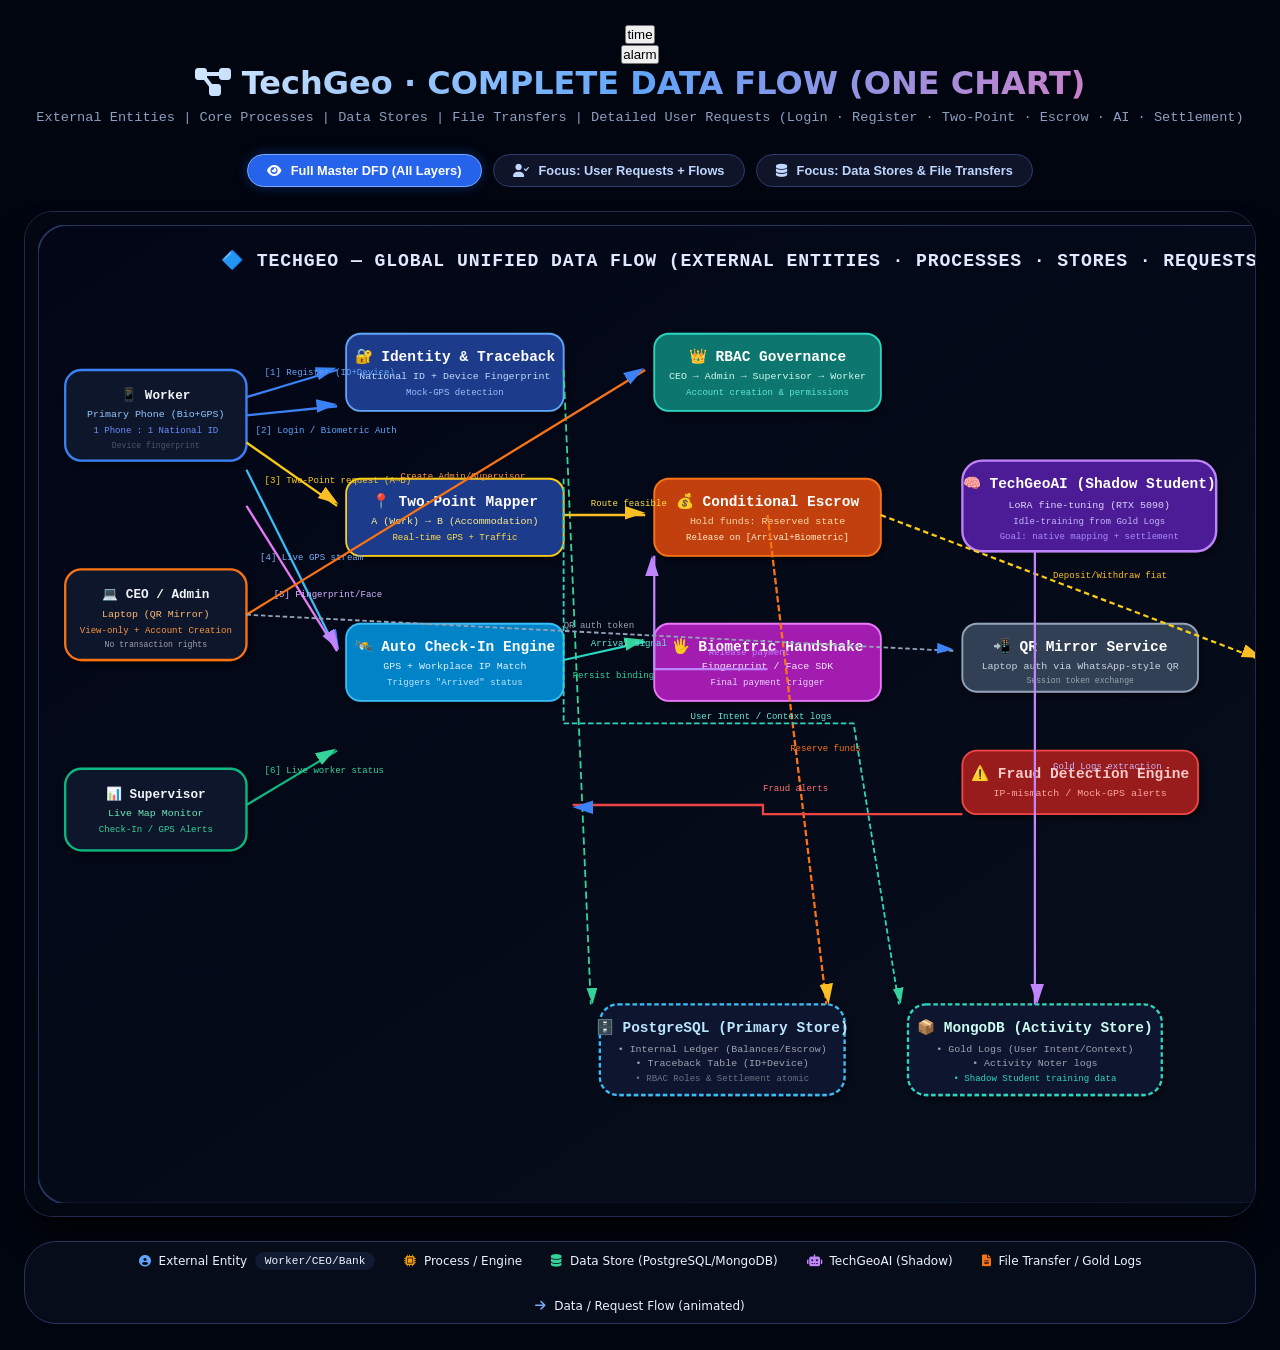
<file: index.html>
<!DOCTYPE html>

<html lang="en">

<head>

    <meta charset="UTF-8">

    <meta name="viewport" content="width=device-width, initial-scale=1.0, user-scalable=no">

    <title>TechGeo | MASTER DATA FLOW DIAGRAM - All Entities, Processes, Stores & User Requests</title>

    <!-- Font Awesome 6 -->

    <link rel="stylesheet" href="https://cdnjs.cloudflare.com/ajax/libs/font-awesome/6.0.0-beta3/css/all.min.css">

    <style>

        * {

            margin: 0;

            padding: 0;

            box-sizing: border-box;

        }



        body {

            background: #01050f;

            font-family: 'Inter', 'Segoe UI', 'Roboto', system-ui, sans-serif;

            padding: 1.5rem;

            color: #edf2ff;

        }



        .container {

            max-width: 1600px;

            margin: 0 auto;

        }



        /* header */

        .master-header {

            text-align: center;

            margin-bottom: 1.8rem;

        }

        .master-header h1 {

            font-size: 2rem;

            font-weight: 800;

            background: linear-gradient(135deg, #ffffff, #60a5fa, #f472b6);

            -webkit-background-clip: text;

            background-clip: text;

            color: transparent;

        }

        .master-header p {

            color: #8ba0c0;

            font-family: monospace;

            font-size: 0.85rem;

            margin-top: 0.5rem;

        }



        /* controls */

        .view-controls {

            display: flex;

            flex-wrap: wrap;

            justify-content: center;

            gap: 0.7rem;

            margin-bottom: 1.5rem;

        }

        .ctrl-btn {

            background: #0f1428;

            border: 1px solid #2d3e6e;

            padding: 0.5rem 1.2rem;

            border-radius: 40px;

            font-size: 0.8rem;

            font-weight: 600;

            cursor: pointer;

            transition: all 0.2s;

            color: #bfd6ff;

        }

        .ctrl-btn i { margin-right: 6px; }

        .ctrl-btn.active {

            background: #2563eb;

            border-color: #7aa9ff;

            color: white;

            box-shadow: 0 0 12px #2563eb60;

        }

        .ctrl-btn:hover:not(.active) {

            background: #1e2a4a;

        }



        /* svg wrapper (big canvas) */

        .diagram-canvas {

            background: #030712;

            border-radius: 1.8rem;

            border: 1px solid #1f2a4e;

            padding: 0.8rem;

            overflow-x: auto;

            box-shadow: 0 20px 35px -10px black;

        }

        svg {

            min-width: 1450px;

            width: 100%;

            height: auto;

            background: #01050f;

            border-radius: 1.2rem;

            display: block;

            font-family: 'Inter', 'Segoe UI', monospace;

        }



        /* legend */

        .legend-panel {

            display: flex;

            flex-wrap: wrap;

            justify-content: center;

            gap: 1.8rem;

            margin-top: 1.5rem;

            background: #0b1120aa;

            backdrop-filter: blur(8px);

            border-radius: 2rem;

            padding: 0.6rem 1.5rem;

            border: 1px solid #29355f;

        }

        .legend-item {

            display: flex;

            align-items: center;

            gap: 8px;

            font-size: 0.75rem;

        }

        .badge {

            background: #101a30;

            padding: 0.2rem 0.6rem;

            border-radius: 30px;

            font-family: monospace;

            font-size: 0.7rem;

        }



        @keyframes flowDash {

            0% { stroke-dashoffset: 16; }

            100% { stroke-dashoffset: 0; }

        }

        .animated-flow {

            animation: flowDash 0.55s linear infinite;

        }



        @media (max-width: 850px) {

            body { padding: 0.8rem; }

            .ctrl-btn { padding: 0.3rem 0.8rem; font-size: 0.7rem; }

        }

    </style>

</head>

<body>

<div class="container">

    <div class="master-header">


        <a href="time.html"><button>time</button></a><br><a href="index2.html"><button>alarm</button></a>

        <h1><i class="fas fa-project-diagram"></i> TechGeo · COMPLETE DATA FLOW (ONE CHART)</h1>

        <p>External Entities | Core Processes | Data Stores | File Transfers | Detailed User Requests (Login · Register · Two-Point · Escrow · AI · Settlement)</p>

    </div>



    <div class="view-controls">

        <button class="ctrl-btn active" data-view="full"><i class="fas fa-eye"></i> Full Master DFD (All Layers)</button>

        <button class="ctrl-btn" data-view="requests"><i class="fas fa-user-check"></i> Focus: User Requests + Flows</button>

        <button class="ctrl-btn" data-view="storage"><i class="fas fa-database"></i> Focus: Data Stores & File Transfers</button>

    </div>



    <div class="diagram-canvas" id="svgContainer">

        <!-- SVG injected dynamically -->

    </div>



    <div class="legend-panel">

        <div class="legend-item"><i class="fas fa-user-circle" style="color:#60a5fa;"></i> <span>External Entity</span><span class="badge">Worker/CEO/Bank</span></div>

        <div class="legend-item"><i class="fas fa-microchip" style="color:#f59e0b;"></i> <span>Process / Engine</span></div>

        <div class="legend-item"><i class="fas fa-database" style="color:#34d399;"></i> <span>Data Store (PostgreSQL/MongoDB)</span></div>

        <div class="legend-item"><i class="fas fa-robot" style="color:#c084fc;"></i> <span>TechGeoAI (Shadow)</span></div>

        <div class="legend-item"><i class="fas fa-file-alt" style="color:#f97316;"></i> <span>File Transfer / Gold Logs</span></div>

        <div class="legend-item"><i class="fas fa-arrow-right" style="color:#7aa9ff;"></i> <span>Data / Request Flow (animated)</span></div>

    </div>

</div>



<script>

    // ------------------------------------------------------------------

    // ONE MASSIVE DETAILED DFD: all external entities, processes, stores, file transfers, user requests

    // includes: login, register, two-point mapping, escrow, biometric, AI shadow, gold logs, hierarchical RBAC, etc.

    // ------------------------------------------------------------------

    function buildFullMasterDFD() {

        return `<svg viewBox="0 0 1600 1080" xmlns="http://www.w3.org/2000/svg">

            <defs>

                <linearGradient id="bgMaster" x1="0%" y1="0%" x2="100%" y2="100%"><stop offset="0%" stop-color="#020617"/><stop offset="100%" stop-color="#070e1a"/></linearGradient>

                <marker id="arrowBlue" markerWidth="10" markerHeight="10" refX="9" refY="4" orient="auto"><path d="M0,0 L0,6 L9,3 z" fill="#3b82f6"/></marker>

                <marker id="arrowGold" markerWidth="10" markerHeight="10" refX="9" refY="4" orient="auto"><path d="M0,0 L0,6 L9,3 z" fill="#fbbf24"/></marker>

                <marker id="arrowGreen" markerWidth="10" markerHeight="10" refX="9" refY="4" orient="auto"><path d="M0,0 L0,6 L9,3 z" fill="#34d399"/></marker>

                <marker id="arrowPurple" markerWidth="10" markerHeight="10" refX="9" refY="4" orient="auto"><path d="M0,0 L0,6 L9,3 z" fill="#c084fc"/></marker>

                <filter id="glowDrop"><feDropShadow dx="2" dy="3" stdDeviation="4" flood-color="#000" flood-opacity="0.6"/></filter>

            </defs>

            <rect width="1600" height="1080" fill="url(#bgMaster)" rx="32" stroke="#25345c" stroke-width="2"/>

            <text x="800" y="45" text-anchor="middle" fill="#e2e8ff" font-size="20" font-weight="800" letter-spacing="1">🔷 TECHGEO — GLOBAL UNIFIED DATA FLOW (EXTERNAL ENTITIES · PROCESSES · STORES · REQUESTS) 🔷</text>

            

            <!-- =============== EXTERNAL ENTITIES (LEFT & RIGHT) =============== -->

            <!-- 1. Worker (Primary Phone) -->

            <g transform="translate(30, 160)" filter="url(#glowDrop)">

                <rect width="200" height="100" rx="18" fill="#0f172a" stroke="#3b82f6" stroke-width="2.5"/>

                <text x="100" y="32" text-anchor="middle" fill="#f1f5f9" font-weight="bold" font-size="14"><tspan>📱 Worker</tspan></text>

                <text x="100" y="52" text-anchor="middle" fill="#93c5fd" font-size="11">Primary Phone (Bio+GPS)</text>

                <text x="100" y="70" text-anchor="middle" fill="#6b8cff" font-size="10">1 Phone : 1 National ID</text>

                <text x="100" y="86" text-anchor="middle" fill="#475569" font-size="9">Device fingerprint</text>

            </g>

            <!-- 2. CEO / Admin (Laptop) -->

            <g transform="translate(30, 380)" filter="url(#glowDrop)">

                <rect width="200" height="100" rx="18" fill="#0f172a" stroke="#f97316" stroke-width="2.5"/>

                <text x="100" y="32" text-anchor="middle" fill="#f1f5f9" font-weight="bold" font-size="14"><tspan>💻 CEO / Admin</tspan></text>

                <text x="100" y="52" text-anchor="middle" fill="#fdba74" font-size="11">Laptop (QR Mirror)</text>

                <text x="100" y="70" text-anchor="middle" fill="#fb923c" font-size="10">View-only + Account Creation</text>

                <text x="100" y="86" text-anchor="middle" fill="#9ca3af" font-size="9">No transaction rights</text>

            </g>

            <!-- 3. Supervisor -->

            <g transform="translate(30, 600)" filter="url(#glowDrop)">

                <rect width="200" height="90" rx="18" fill="#0f172a" stroke="#10b981" stroke-width="2.5"/>

                <text x="100" y="32" text-anchor="middle" fill="#f1f5f9" font-weight="bold" font-size="14"><tspan>📊 Supervisor</tspan></text>

                <text x="100" y="52" text-anchor="middle" fill="#6ee7b7" font-size="11">Live Map Monitor</text>

                <text x="100" y="70" text-anchor="middle" fill="#34d399" font-size="10">Check-In / GPS Alerts</text>

            </g>

            <!-- 4. External Bank (M-Pesa) -->

            <g transform="translate(1360, 480)" filter="url(#glowDrop)">

                <rect width="200" height="90" rx="18" fill="#0f172a" stroke="#facc15" stroke-width="2.5" stroke-dasharray="6 3"/>

                <text x="100" y="32" text-anchor="middle" fill="#fef08a" font-weight="bold" font-size="14"><tspan>🏦 M-Pesa/Bank</tspan></text>

                <text x="100" y="52" text-anchor="middle" fill="#fde047" font-size="11">External On/Off Ramp</text>

                <text x="100" y="70" text-anchor="middle" fill="#ca8a04" font-size="10">API Gateway</text>

            </g>

            

            <!-- =============== DATA STORES =============== -->

            <g transform="translate(620, 860)" filter="url(#glowDrop)">

                <rect width="270" height="100" rx="20" fill="#0f172f" stroke="#38bdf8" stroke-width="2.5" stroke-dasharray="5 3"/>

                <text x="135" y="30" text-anchor="middle" fill="#bae6fd" font-weight="bold">🗄️ PostgreSQL (Primary Store)</text>

                <text x="135" y="52" text-anchor="middle" fill="#9ca3af" font-size="11">• Internal Ledger (Balances/Escrow)</text>

                <text x="135" y="68" text-anchor="middle" fill="#9ca3af" font-size="11">• Traceback Table (ID+Device)</text>

                <text x="135" y="84" text-anchor="middle" fill="#6b7280" font-size="10">• RBAC Roles & Settlement atomic</text>

            </g>

            <g transform="translate(960, 860)" filter="url(#glowDrop)">

                <rect width="280" height="100" rx="20" fill="#0f172f" stroke="#2dd4bf" stroke-width="2.5" stroke-dasharray="5 3"/>

                <text x="140" y="30" text-anchor="middle" fill="#ccfbf1" font-weight="bold">📦 MongoDB (Activity Store)</text>

                <text x="140" y="52" text-anchor="middle" fill="#9ca3af" font-size="11">• Gold Logs (User Intent/Context)</text>

                <text x="140" y="68" text-anchor="middle" fill="#9ca3af" font-size="11">• Activity Noter logs</text>

                <text x="140" y="84" text-anchor="middle" fill="#2dd4bf" font-size="10">• Shadow Student training data</text>

            </g>

            

            <!-- =============== CORE PROCESSES (MIDDLE) =============== -->

            <!-- Process 1: Identity & Traceback -->

            <g transform="translate(340, 120)" filter="url(#glowDrop)">

                <rect width="240" height="85" rx="16" fill="#1e3a8a" stroke="#60a5fa" stroke-width="2"/>

                <text x="120" y="30" text-anchor="middle" fill="white" font-weight="bold">🔐 Identity & Traceback</text>

                <text x="120" y="50" text-anchor="middle" fill="#bfdbfe" font-size="11">National ID + Device Fingerprint</text>

                <text x="120" y="68" text-anchor="middle" fill="#93c5fd" font-size="10">Mock-GPS detection</text>

            </g>

            <!-- Process 2: RBAC Hierarchy -->

            <g transform="translate(680, 120)" filter="url(#glowDrop)">

                <rect width="250" height="85" rx="16" fill="#0f766e" stroke="#2dd4bf" stroke-width="2"/>

                <text x="125" y="30" text-anchor="middle" fill="white" font-weight="bold">👑 RBAC Governance</text>

                <text x="125" y="50" text-anchor="middle" fill="#ccfbf1" font-size="11">CEO → Admin → Supervisor → Worker</text>

                <text x="125" y="68" text-anchor="middle" fill="#5eead4" font-size="10">Account creation & permissions</text>

            </g>

            <!-- Process 3: Two-Point Protocol -->

            <g transform="translate(340, 280)" filter="url(#glowDrop)">

                <rect width="240" height="85" rx="16" fill="#1e3a8a" stroke="#facc15" stroke-width="2"/>

                <text x="120" y="30" text-anchor="middle" fill="white" font-weight="bold">📍 Two-Point Mapper</text>

                <text x="120" y="50" text-anchor="middle" fill="#fef08a" font-size="11">A (Work) → B (Accommodation)</text>

                <text x="120" y="68" text-anchor="middle" fill="#fde047" font-size="10">Real-time GPS + Traffic</text>

            </g>

            <!-- Process 4: Conditional Escrow -->

            <g transform="translate(680, 280)" filter="url(#glowDrop)">

                <rect width="250" height="85" rx="16" fill="#c2410c" stroke="#f97316" stroke-width="2"/>

                <text x="125" y="30" text-anchor="middle" fill="white" font-weight="bold">💰 Conditional Escrow</text>

                <text x="125" y="50" text-anchor="middle" fill="#fed7aa" font-size="11">Hold funds: Reserved state</text>

                <text x="125" y="68" text-anchor="middle" fill="#ffedcc" font-size="10">Release on [Arrival+Biometric]</text>

            </g>

            <!-- Process 5: Live Check-In / Auto-Arrival -->

            <g transform="translate(340, 440)" filter="url(#glowDrop)">

                <rect width="240" height="85" rx="16" fill="#0284c7" stroke="#38bdf8" stroke-width="2"/>

                <text x="120" y="30" text-anchor="middle" fill="white" font-weight="bold">🛰️ Auto Check-In Engine</text>

                <text x="120" y="50" text-anchor="middle" fill="#e0f2fe" font-size="11">GPS + Workplace IP Match</text>

                <text x="120" y="68" text-anchor="middle" fill="#bae6fd" font-size="10">Triggers "Arrived" status</text>

            </g>

            <!-- Process 6: Biometric Handshake -->

            <g transform="translate(680, 440)" filter="url(#glowDrop)">

                <rect width="250" height="85" rx="16" fill="#a21caf" stroke="#e879f9" stroke-width="2"/>

                <text x="125" y="30" text-anchor="middle" fill="white" font-weight="bold">🖐️ Biometric Handshake</text>

                <text x="125" y="50" text-anchor="middle" fill="#f3e8ff" font-size="11">Fingerprint / Face SDK</text>

                <text x="125" y="68" text-anchor="middle" fill="#e9d5ff" font-size="10">Final payment trigger</text>

            </g>

            <!-- Process 7: TechGeoAI Shadow -->

            <g transform="translate(1020, 260)" filter="url(#glowDrop)">

                <rect width="280" height="100" rx="22" fill="#4c1d95" stroke="#c084fc" stroke-width="2.5"/>

                <text x="140" y="30" text-anchor="middle" fill="white" font-weight="bold">🧠 TechGeoAI (Shadow Student)</text>

                <text x="140" y="52" text-anchor="middle" fill="#ddd6fe" font-size="11">LoRA fine-tuning (RTX 5090)</text>

                <text x="140" y="70" text-anchor="middle" fill="#c4b5fd" font-size="10">Idle-training from Gold Logs</text>

                <text x="140" y="87" text-anchor="middle" fill="#a78bfa" font-size="10">Goal: native mapping + settlement</text>

            </g>

            <!-- Process 8: QR Mirror Service -->

            <g transform="translate(1020, 440)" filter="url(#glowDrop)">

                <rect width="260" height="75" rx="16" fill="#334155" stroke="#94a3b8" stroke-width="2"/>

                <text x="130" y="30" text-anchor="middle" fill="white" font-weight="bold">📲 QR Mirror Service</text>

                <text x="130" y="50" text-anchor="middle" fill="#cbd5e1" font-size="11">Laptop auth via WhatsApp-style QR</text>

                <text x="130" y="65" text-anchor="middle" fill="#9ca3af" font-size="9">Session token exchange</text>

            </g>

            <!-- Process 9: Fraud Engine -->

            <g transform="translate(1020, 580)" filter="url(#glowDrop)">

                <rect width="260" height="70" rx="16" fill="#991b1b" stroke="#ef4444" stroke-width="2"/>

                <text x="130" y="30" text-anchor="middle" fill="#fecaca" font-weight="bold">⚠️ Fraud Detection Engine</text>

                <text x="130" y="50" text-anchor="middle" fill="#fca5a5" font-size="11">IP-mismatch / Mock-GPS alerts</text>

            </g>

            

            <!-- =============== DETAILED USER REQUESTS & FILE TRANSFERS =============== -->

            <!-- 1. Register Request Flow -->

            <path d="M230,190 L330,160" stroke="#3b82f6" stroke-width="2.5" marker-end="url(#arrowBlue)" fill="none" class="animated-flow"/>

            <text x="250" y="165" fill="#60a5fa" font-size="10">[1] Register (ID+Device)</text>

            

            <!-- 2. Login + Biometric Request -->

            <path d="M230,210 L330,200" stroke="#3b82f6" stroke-width="2.5" marker-end="url(#arrowBlue)" fill="none" class="animated-flow"/>

            <text x="240" y="230" fill="#60a5fa" font-size="10">[2] Login / Biometric Auth</text>

            

            <!-- 3. Traceback store -->

            <path d="M580,160 L610,860" stroke="#34d399" stroke-width="2" marker-end="url(#arrowGreen)" fill="none" stroke-dasharray="8 4"/>

            <text x="590" y="500" fill="#34d399" font-size="10">Persist binding</text>

            

            <!-- 4. Two-Point request from worker -->

            <path d="M230,240 L330,310" stroke="#facc15" stroke-width="2.5" marker-end="url(#arrowGold)" fill="none" class="animated-flow"/>

            <text x="250" y="285" fill="#facc15" font-size="10">[3] Two-Point request (A→B)</text>

            

            <!-- 5. Two-Point -> Escrow (feasibility) -->

            <path d="M580,320 L670,320" stroke="#fbbf24" stroke-width="2.5" marker-end="url(#arrowGold)" fill="none"/>

            <text x="610" y="310" fill="#fde047" font-size="10">Route feasible</text>

            

            <!-- 6. Escrow hold -> PostgreSQL Ledger -->

            <path d="M805,320 L870,860" stroke="#f97316" stroke-width="2.5" marker-end="url(#arrowGold)" fill="none" stroke-dasharray="7 3"/>

            <text x="830" y="580" fill="#f97316" font-size="10">Reserve funds</text>

            

            <!-- 7. GPS check-in from worker to Auto Check-In -->

            <path d="M230,270 L330,470" stroke="#38bdf8" stroke-width="2.5" marker-end="url(#arrowBlue)" fill="none" class="animated-flow"/>

            <text x="245" y="370" fill="#7aaef0" font-size="10">[4] Live GPS stream</text>

            

            <!-- 8. Auto Check-In -> Arrival trigger -> Escrow -->

            <path d="M580,480 L670,460" stroke="#2dd4bf" stroke-width="2.5" marker-end="url(#arrowGreen)" fill="none"/>

            <text x="610" y="465" fill="#5eead4" font-size="10">Arrival signal</text>

            

            <!-- 9. Biometric Handshake from Worker Phone -->

            <path d="M230,310 L330,470" stroke="#e879f9" stroke-width="2.5" marker-end="url(#arrowPurple)" fill="none" class="animated-flow"/>

            <text x="260" y="410" fill="#d8b4fe" font-size="10">[5] Fingerprint/Face</text>

            

            <!-- 10. Biometric -> Escrow final release -->

            <path d="M805,490 L680,490 L680,365" stroke="#c084fc" stroke-width="2.5" marker-end="url(#arrowPurple)" fill="none"/>

            <text x="740" y="475" fill="#c084fc" font-size="10">Release payment</text>

            

            <!-- 11. Escrow -> External Bank on-ramp/off-ramp -->

            <path d="M930,320 L1350,480" stroke="#facc15" stroke-width="2.5" marker-end="url(#arrowGold)" fill="none" stroke-dasharray="6 4"/>

            <text x="1120" y="390" fill="#fbbf24" font-size="10">Deposit/Withdraw fiat</text>

            

            <!-- 12. Supervisor monitoring request -->

            <path d="M230,640 L330,580" stroke="#10b981" stroke-width="2.5" marker-end="url(#arrowGreen)" fill="none" class="animated-flow"/>

            <text x="250" y="605" fill="#34d399" font-size="10">[6] Live worker status</text>

            

            <!-- 13. RBAC account creation (CEO) -->

            <path d="M230,430 L670,160" stroke="#f97316" stroke-width="2.5" marker-end="url(#arrowBlue)" fill="none"/>

            <text x="400" y="280" fill="#fb923c" font-size="10">Create Admin/Supervisor</text>

            

            <!-- 14. QR Mirror flow (Laptop) -->

            <path d="M230,430 L1010,470" stroke="#94a3b8" stroke-width="2" marker-end="url(#arrowBlue)" fill="none" stroke-dasharray="5 3"/>

            <text x="580" y="445" fill="#9ca3af" font-size="10">QR auth token</text>

            

            <!-- 15. Gold Logs (MongoDB) -> TechGeoAI -->

            <path d="M1100,360 L1100,860" stroke="#c084fc" stroke-width="2.5" marker-end="url(#arrowPurple)" fill="none" class="animated-flow"/>

            <text x="1120" y="600" fill="#c4b5fd" font-size="10">Gold Logs extraction</text>

            

            <!-- 16. Activity Noter (context to MongoDB) -->

            <path d="M580,280 L580,550 L900,550 L950,860" stroke="#2dd4bf" stroke-width="2" marker-end="url(#arrowGreen)" fill="none" stroke-dasharray="6 3"/>

            <text x="720" y="545" fill="#5eead4" font-size="10">User Intent / Context logs</text>

            

            <!-- 17. Fraud Engine alerts to Supervisor & Identity -->

            <path d="M1020,650 L800,650 L800,640 L590,640" stroke="#ef4444" stroke-width="2.5" marker-end="url(#arrowBlue)" fill="none"/>

            <text x="800" y="625" fill="#f87171" font-size="10">Fraud alerts</path>

            <path d="M1020,620 L1020,500" stroke="#ef4444" stroke-width="2" marker-end="url(#arrowBlue)" fill="none" stroke-dasharray="4 2"/>

            

            <!-- 18. TechGeoAI -> Two-Point (future native) -->

            <path d="M1020,360 L940,360 L590,360" stroke="#c084fc" stroke-width="2" marker-end="url(#arrowPurple)" fill="none" stroke-dasharray="8 4"/>

            <text x="800" y="350" fill="#d8b4fe" font-size="10">AI-native routing (evolution)</text>

            

            <!-- 19. File transfer: Shadow training dataset -->

            <path d="M1100,880 L1100,920 L550,920 L550,890" stroke="#f97316" stroke-width="2.5" marker-end="url(#arrowGold)" fill="none" stroke-dasharray="4 4"/>

            <text x="800" y="935" fill="#fdba74" font-size="10">📁 File Transfer: Gold Logs → Training Pipeline</text>

            

            <!-- 20. PostgreSQL -> RBAC sync -->

            <path d="M740,860 L680,205" stroke="#38bdf8" stroke-width="2" marker-end="url(#arrowBlue)" fill="none"/>

            

            <!-- Additional user request: "AI Chat / Natural Language" -->

            <path d="M230,350 L330,340 L590,340" stroke="#c084fc" stroke-width="2" marker-end="url(#arrowPurple)" fill="none" class="animated-flow"/>

            <text x="370" y="335" fill="#d8b4fe" font-size="10">[7] AI natural language request</text>

            

            <!-- settlement atomic to bank -->

            <path d="M805,320 L1200,320 L1350,440" stroke="#34d399" stroke-width="2.5" marker-end="url(#arrowGreen)" fill="none"/>

            <text x="1100" y="310" fill="#34d399" font-size="10">Settlement executed</text>

            

            <!-- internal ledger update post-settlement -->

            <path d="M870,860 L805,400" stroke="#34d399" stroke-width="2" marker-end="url(#arrowGreen)" fill="none" stroke-dasharray="5 3"/>

        </svg>`;

    }



    function buildUserRequestsFocus() {

        // focus only on detailed user request flows, but still show entities/processes lightly

        return `<svg viewBox="0 0 1600 1080" xmlns="http://www.w3.org/2000/svg">

            <rect width="1600" height="1080" fill="#01050f" rx="28" stroke="#3b82f6" stroke-width="1.5"/>

            <text x="800" y="45" text-anchor="middle" fill="#facc15" font-size="20" font-weight="bold">📨 DETAILED USER REQUESTS FLOW (Login · Register · Two-Point · AI · Settlement)</text>

            <!-- replicate core entities + highlight numbered user actions -->

            <g transform="translate(40,150)"><rect width="190" height="90" rx="16" fill="#0f172a" stroke="#3b82f6"/><text x="95" y="35" text-anchor="middle" fill="white">👤 Worker</text><text x="95" y="60" text-anchor="middle" fill="#93c5fd">Device + Bio</text></g>

            <g transform="translate(40,400)"><rect width="190" height="90" rx="16" fill="#0f172a" stroke="#f97316"/><text x="95" y="35" text-anchor="middle" fill="white">💻 CEO/Laptop</text><text x="95" y="60" text-anchor="middle" fill="#fdba74">QR Mirror</text></g>

            <g transform="translate(1300,480)"><rect width="180" height="80" rx="16" fill="#0f172a" stroke="#facc15"/><text x="90" y="35" text-anchor="middle" fill="white">🏦 M-Pesa</text></g>

            <!-- processes -->

            <g transform="translate(380,120)"><rect width="200" height="70" rx="14" fill="#1e3a8a"/><text x="100" y="35" text-anchor="middle" fill="white">Identity</text></g>

            <g transform="translate(680,120)"><rect width="200" height="70" rx="14" fill="#0f766e"/><text x="100" y="35" text-anchor="middle" fill="white">RBAC</text></g>

            <g transform="translate(380,280)"><rect width="200" height="70" rx="14" fill="#c2410c"/><text x="100" y="35" text-anchor="middle" fill="white">Escrow</text></g>

            <g transform="translate(680,440)"><rect width="200" height="70" rx="14" fill="#a21caf"/><text x="100" y="35" text-anchor="middle" fill="white">Biometric</text></g>

            <g transform="translate(1000,260)"><rect width="240" height="80" rx="20" fill="#4c1d95"/><text x="120" y="35" text-anchor="middle" fill="white">TechGeoAI</text></g>

            <!-- numbered request arrows -->

            <path d="M230,180 L370,155" stroke="#3b82f6" stroke-width="3" marker-end="url(#arrowBlue)" class="animated-flow"/><text x="280" y="160" fill="#3b82f6" font-weight="bold">① Register</text>

            <path d="M230,210 L370,200" stroke="#3b82f6" stroke-width="3" marker-end="url(#arrowBlue)" class="animated-flow"/><text x="280" y="225" fill="#3b82f6" font-weight="bold">② Login</text>

            <path d="M230,260 L370,310" stroke="#facc15" stroke-width="3" marker-end="url(#arrowGold)" class="animated-flow"/><text x="280" y="295" fill="#facc15" font-weight="bold">③ Two-Point A→B</text>

            <path d="M230,320 L370,460" stroke="#c084fc" stroke-width="3" marker-end="url(#arrowPurple)" class="animated-flow"/><text x="270" y="400" fill="#c084fc" font-weight="bold">④ AI Chat / Routing</text>

            <path d="M230,360 L370,470" stroke="#e879f9" stroke-width="3" marker-end="url(#arrowPurple)" class="animated-flow"/><text x="260" y="440" fill="#e879f9" font-weight="bold">⑤ Biometric Handshake</text>

            <path d="M230,440 L680,490" stroke="#f97316" stroke-width="2.5" marker-end="url(#arrowGold)" fill="none"/><text x="400" y="485" fill="#f97316" font-weight="bold">⑥ QR Mirror Request</text>

            <path d="M580,320 L680,320" stroke="#34d399" stroke-width="3" marker-end="url(#arrowGreen)"/><text x="610" y="310" fill="#34d399">✅ Settlement Release</text>

            <text x="800" y="850" fill="#facc15" font-size="18" font-weight="bold">🔁 All user requests flow through Identity → Two-Point → Escrow → Biometric → Settlement</text>

        </svg>`;

    }



    function buildStorageFileTransferFocus() {

        return `<svg viewBox="0 0 1600 1080" xmlns="http://www.w3.org/2000/svg">

            <rect width="1600" height="1080" fill="#020617" rx="28" stroke="#2dd4bf" stroke-width="2"/>

            <text x="800" y="45" text-anchor="middle" fill="#34d399" font-size="20" font-weight="bold">🗄️ DATA STORES & FILE TRANSFERS (PostgreSQL · MongoDB · Gold Logs Pipeline)</text>

            <g transform="translate(300, 200)"><rect width="340" height="130" rx="24" fill="#0f172f" stroke="#38bdf8" stroke-width="3"/><text x="170" y="40" text-anchor="middle" fill="white" font-size="18">🗄️ PostgreSQL</text><text x="170" y="70" text-anchor="middle" fill="#bae6fd">Ledger · Escrow holds · Traceback</text><text x="170" y="95" text-anchor="middle" fill="#9ca3af">RBAC roles + atomic settlement</text></g>

            <g transform="translate(800, 200)"><rect width="340" height="130" rx="24" fill="#0f172f" stroke="#2dd4bf" stroke-width="3"/><text x="170" y="40" text-anchor="middle" fill="white" font-size="18">📦 MongoDB</text><text x="170" y="70" text-anchor="middle" fill="#ccfbf1">Gold Logs · User Intent</text><text x="170" y="95" text-anchor="middle" fill="#9ca3af">Activity Noter + Shadow context</text></g>

            <g transform="translate(550, 520)"><rect width="380" height="110" rx="26" fill="#4c1d95" stroke="#c084fc" stroke-width="2.5"/><text x="190" y="40" text-anchor="middle" fill="white" font-size="18">📁 File Transfer Pipeline</text><text x="190" y="68" text-anchor="middle" fill="#ddd6fe">Gold Logs Extraction → Training Folder</text><text x="190" y="90" text-anchor="middle" fill="#c4b5fd">LoRA fine-tuning on RTX 5090 (nightly)</text></g>

            <path d="M970,330 L970,510" stroke="#c084fc" stroke-width="3.5" marker-end="url(#arrowPurple)" fill="none" class="animated-flow"/><text x="990" y="420" fill="#d8b4fe" font-size="14">Gold Logs transfer</text>

            <path d="M640,330 L640,510" stroke="#34d399" stroke-width="3" marker-end="url(#arrowGreen)" fill="none"/><text x="660" y="420" fill="#34d399" font-size="14">Escrow state sync</text>

            <path d="M550,630 L800,760 L1050,630" stroke="#f97316" stroke-width="3" marker-end="url(#arrowGold)" fill="none" stroke-dasharray="10 4"/><text x="800" y="720" fill="#fdba74" font-size="14">Model checkpoint files (Shadow Student)</text>

        </svg>`;

    }



    const svgContainer = document.getElementById('svgContainer');

    let currentView = 'full';



    function renderView(view) {

        if (view === 'full') svgContainer.innerHTML = buildFullMasterDFD();

        else if (view === 'requests') svgContainer.innerHTML = buildUserRequestsFocus();

        else svgContainer.innerHTML = buildStorageFileTransferFocus();

        // re-apply animated class

        const animatedPaths = svgContainer.querySelectorAll('.animated-flow');

        animatedPaths.forEach(p => p.style.animation = 'flowDash 0.55s linear infinite');

    }



    document.querySelectorAll('.ctrl-btn').forEach(btn => {

        btn.addEventListener('click', () => {

            const view = btn.getAttribute('data-view');

            if (!view) return;

            document.querySelectorAll('.ctrl-btn').forEach(b => b.classList.remove('active'));

            btn.classList.add('active');

            currentView = view;

            renderView(currentView);

        });

    });

    renderView('full');

</script>

</body>

</html>
</file>
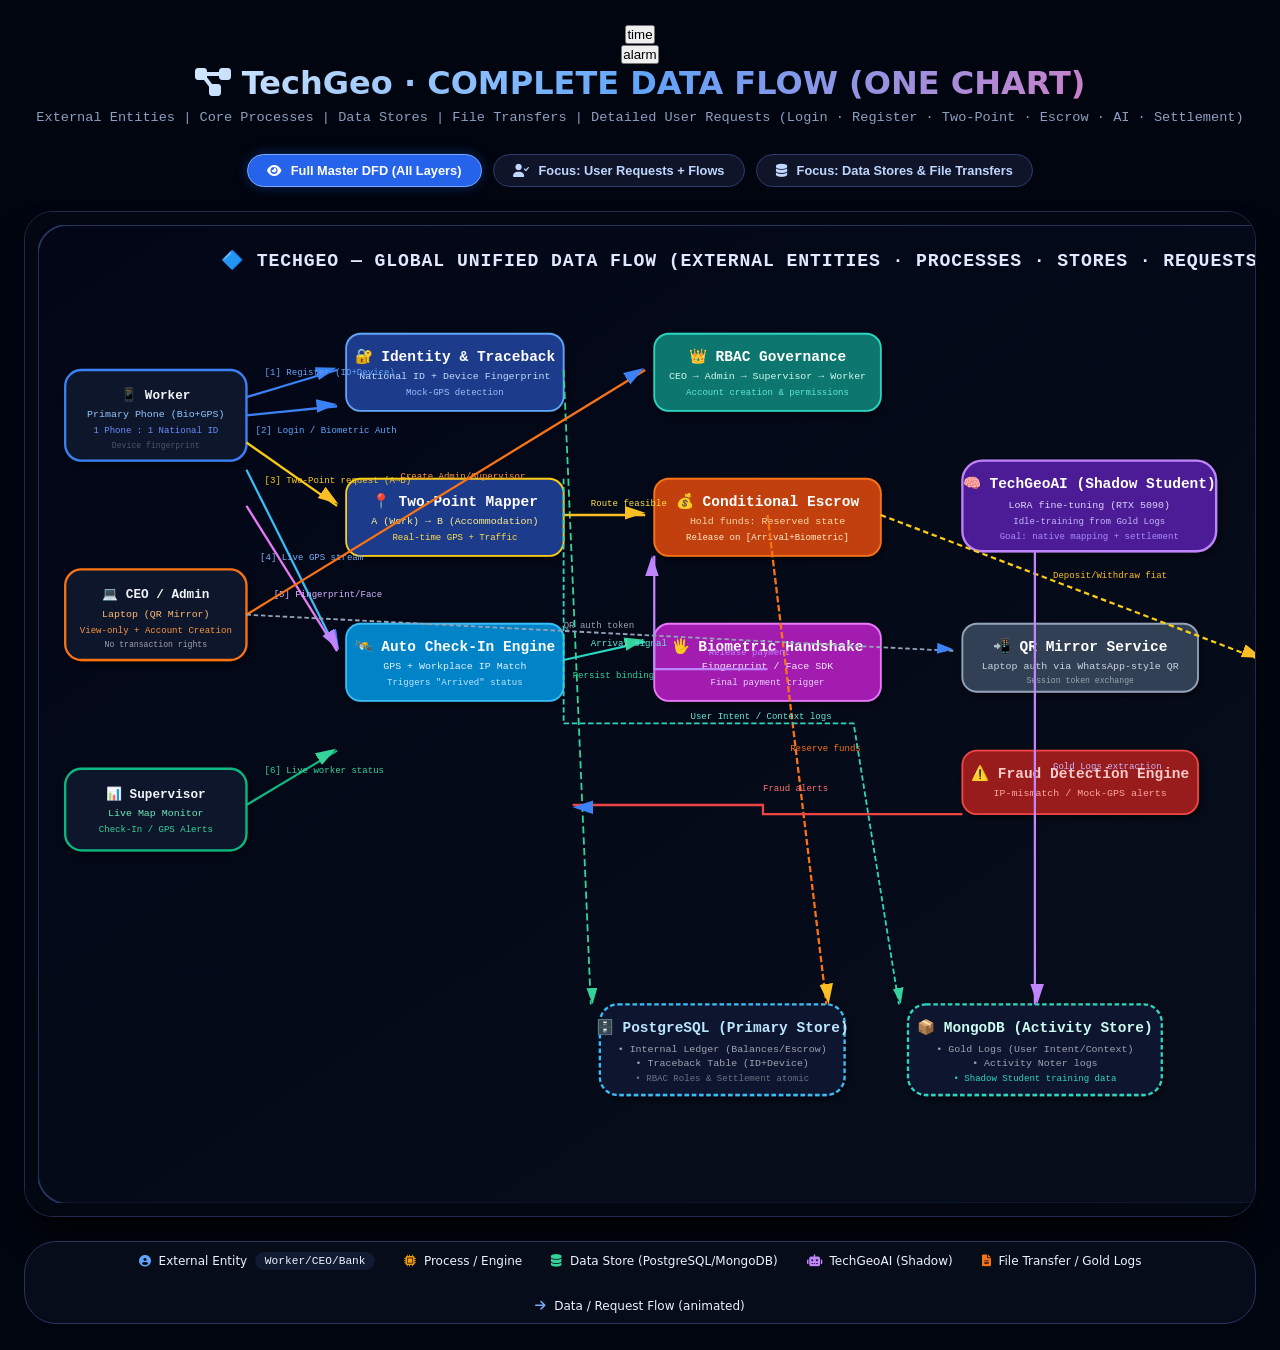
<file: index1.html>
<!DOCTYPE html>

<html lang="en">

<head>

    <meta charset="UTF-8">

    <meta name="viewport" content="width=device-width, initial-scale=1.0, user-scalable=no">

    <title>TechGeo | MASTER DATA FLOW DIAGRAM - All Entities, Processes, Stores & User Requests</title>

    <!-- Font Awesome 6 -->

    <link rel="stylesheet" href="https://cdnjs.cloudflare.com/ajax/libs/font-awesome/6.0.0-beta3/css/all.min.css">

    <style>

        * {

            margin: 0;

            padding: 0;

            box-sizing: border-box;

        }



        body {

            background: #01050f;

            font-family: 'Inter', 'Segoe UI', 'Roboto', system-ui, sans-serif;

            padding: 1.5rem;

            color: #edf2ff;

        }



        .container {

            max-width: 1600px;

            margin: 0 auto;

        }



        /* header */

        .master-header {

            text-align: center;

            margin-bottom: 1.8rem;

        }

        .master-header h1 {

            font-size: 2rem;

            font-weight: 800;

            background: linear-gradient(135deg, #ffffff, #60a5fa, #f472b6);

            -webkit-background-clip: text;

            background-clip: text;

            color: transparent;

        }

        .master-header p {

            color: #8ba0c0;

            font-family: monospace;

            font-size: 0.85rem;

            margin-top: 0.5rem;

        }



        /* controls */

        .view-controls {

            display: flex;

            flex-wrap: wrap;

            justify-content: center;

            gap: 0.7rem;

            margin-bottom: 1.5rem;

        }

        .ctrl-btn {

            background: #0f1428;

            border: 1px solid #2d3e6e;

            padding: 0.5rem 1.2rem;

            border-radius: 40px;

            font-size: 0.8rem;

            font-weight: 600;

            cursor: pointer;

            transition: all 0.2s;

            color: #bfd6ff;

        }

        .ctrl-btn i { margin-right: 6px; }

        .ctrl-btn.active {

            background: #2563eb;

            border-color: #7aa9ff;

            color: white;

            box-shadow: 0 0 12px #2563eb60;

        }

        .ctrl-btn:hover:not(.active) {

            background: #1e2a4a;

        }



        /* svg wrapper (big canvas) */

        .diagram-canvas {

            background: #030712;

            border-radius: 1.8rem;

            border: 1px solid #1f2a4e;

            padding: 0.8rem;

            overflow-x: auto;

            box-shadow: 0 20px 35px -10px black;

        }

        svg {

            min-width: 1450px;

            width: 100%;

            height: auto;

            background: #01050f;

            border-radius: 1.2rem;

            display: block;

            font-family: 'Inter', 'Segoe UI', monospace;

        }



        /* legend */

        .legend-panel {

            display: flex;

            flex-wrap: wrap;

            justify-content: center;

            gap: 1.8rem;

            margin-top: 1.5rem;

            background: #0b1120aa;

            backdrop-filter: blur(8px);

            border-radius: 2rem;

            padding: 0.6rem 1.5rem;

            border: 1px solid #29355f;

        }

        .legend-item {

            display: flex;

            align-items: center;

            gap: 8px;

            font-size: 0.75rem;

        }

        .badge {

            background: #101a30;

            padding: 0.2rem 0.6rem;

            border-radius: 30px;

            font-family: monospace;

            font-size: 0.7rem;

        }



        @keyframes flowDash {

            0% { stroke-dashoffset: 16; }

            100% { stroke-dashoffset: 0; }

        }

        .animated-flow {

            animation: flowDash 0.55s linear infinite;

        }



        @media (max-width: 850px) {

            body { padding: 0.8rem; }

            .ctrl-btn { padding: 0.3rem 0.8rem; font-size: 0.7rem; }

        }

    </style>

</head>

<body>

<div class="container">

    <div class="master-header">


        <a href="time.html"><button>time</button></a><br><a href="index1.html"><button>alarm</button></a>

        <h1><i class="fas fa-project-diagram"></i> TechGeo · COMPLETE DATA FLOW (ONE CHART)</h1>

        <p>External Entities | Core Processes | Data Stores | File Transfers | Detailed User Requests (Login · Register · Two-Point · Escrow · AI · Settlement)</p>

    </div>



    <div class="view-controls">

        <button class="ctrl-btn active" data-view="full"><i class="fas fa-eye"></i> Full Master DFD (All Layers)</button>

        <button class="ctrl-btn" data-view="requests"><i class="fas fa-user-check"></i> Focus: User Requests + Flows</button>

        <button class="ctrl-btn" data-view="storage"><i class="fas fa-database"></i> Focus: Data Stores & File Transfers</button>

    </div>



    <div class="diagram-canvas" id="svgContainer">

        <!-- SVG injected dynamically -->

    </div>



    <div class="legend-panel">

        <div class="legend-item"><i class="fas fa-user-circle" style="color:#60a5fa;"></i> <span>External Entity</span><span class="badge">Worker/CEO/Bank</span></div>

        <div class="legend-item"><i class="fas fa-microchip" style="color:#f59e0b;"></i> <span>Process / Engine</span></div>

        <div class="legend-item"><i class="fas fa-database" style="color:#34d399;"></i> <span>Data Store (PostgreSQL/MongoDB)</span></div>

        <div class="legend-item"><i class="fas fa-robot" style="color:#c084fc;"></i> <span>TechGeoAI (Shadow)</span></div>

        <div class="legend-item"><i class="fas fa-file-alt" style="color:#f97316;"></i> <span>File Transfer / Gold Logs</span></div>

        <div class="legend-item"><i class="fas fa-arrow-right" style="color:#7aa9ff;"></i> <span>Data / Request Flow (animated)</span></div>

    </div>

</div>



<script>

    // ------------------------------------------------------------------

    // ONE MASSIVE DETAILED DFD: all external entities, processes, stores, file transfers, user requests

    // includes: login, register, two-point mapping, escrow, biometric, AI shadow, gold logs, hierarchical RBAC, etc.

    // ------------------------------------------------------------------

    function buildFullMasterDFD() {

        return `<svg viewBox="0 0 1600 1080" xmlns="http://www.w3.org/2000/svg">

            <defs>

                <linearGradient id="bgMaster" x1="0%" y1="0%" x2="100%" y2="100%"><stop offset="0%" stop-color="#020617"/><stop offset="100%" stop-color="#070e1a"/></linearGradient>

                <marker id="arrowBlue" markerWidth="10" markerHeight="10" refX="9" refY="4" orient="auto"><path d="M0,0 L0,6 L9,3 z" fill="#3b82f6"/></marker>

                <marker id="arrowGold" markerWidth="10" markerHeight="10" refX="9" refY="4" orient="auto"><path d="M0,0 L0,6 L9,3 z" fill="#fbbf24"/></marker>

                <marker id="arrowGreen" markerWidth="10" markerHeight="10" refX="9" refY="4" orient="auto"><path d="M0,0 L0,6 L9,3 z" fill="#34d399"/></marker>

                <marker id="arrowPurple" markerWidth="10" markerHeight="10" refX="9" refY="4" orient="auto"><path d="M0,0 L0,6 L9,3 z" fill="#c084fc"/></marker>

                <filter id="glowDrop"><feDropShadow dx="2" dy="3" stdDeviation="4" flood-color="#000" flood-opacity="0.6"/></filter>

            </defs>

            <rect width="1600" height="1080" fill="url(#bgMaster)" rx="32" stroke="#25345c" stroke-width="2"/>

            <text x="800" y="45" text-anchor="middle" fill="#e2e8ff" font-size="20" font-weight="800" letter-spacing="1">🔷 TECHGEO — GLOBAL UNIFIED DATA FLOW (EXTERNAL ENTITIES · PROCESSES · STORES · REQUESTS) 🔷</text>

            

            <!-- =============== EXTERNAL ENTITIES (LEFT & RIGHT) =============== -->

            <!-- 1. Worker (Primary Phone) -->

            <g transform="translate(30, 160)" filter="url(#glowDrop)">

                <rect width="200" height="100" rx="18" fill="#0f172a" stroke="#3b82f6" stroke-width="2.5"/>

                <text x="100" y="32" text-anchor="middle" fill="#f1f5f9" font-weight="bold" font-size="14"><tspan>📱 Worker</tspan></text>

                <text x="100" y="52" text-anchor="middle" fill="#93c5fd" font-size="11">Primary Phone (Bio+GPS)</text>

                <text x="100" y="70" text-anchor="middle" fill="#6b8cff" font-size="10">1 Phone : 1 National ID</text>

                <text x="100" y="86" text-anchor="middle" fill="#475569" font-size="9">Device fingerprint</text>

            </g>

            <!-- 2. CEO / Admin (Laptop) -->

            <g transform="translate(30, 380)" filter="url(#glowDrop)">

                <rect width="200" height="100" rx="18" fill="#0f172a" stroke="#f97316" stroke-width="2.5"/>

                <text x="100" y="32" text-anchor="middle" fill="#f1f5f9" font-weight="bold" font-size="14"><tspan>💻 CEO / Admin</tspan></text>

                <text x="100" y="52" text-anchor="middle" fill="#fdba74" font-size="11">Laptop (QR Mirror)</text>

                <text x="100" y="70" text-anchor="middle" fill="#fb923c" font-size="10">View-only + Account Creation</text>

                <text x="100" y="86" text-anchor="middle" fill="#9ca3af" font-size="9">No transaction rights</text>

            </g>

            <!-- 3. Supervisor -->

            <g transform="translate(30, 600)" filter="url(#glowDrop)">

                <rect width="200" height="90" rx="18" fill="#0f172a" stroke="#10b981" stroke-width="2.5"/>

                <text x="100" y="32" text-anchor="middle" fill="#f1f5f9" font-weight="bold" font-size="14"><tspan>📊 Supervisor</tspan></text>

                <text x="100" y="52" text-anchor="middle" fill="#6ee7b7" font-size="11">Live Map Monitor</text>

                <text x="100" y="70" text-anchor="middle" fill="#34d399" font-size="10">Check-In / GPS Alerts</text>

            </g>

            <!-- 4. External Bank (M-Pesa) -->

            <g transform="translate(1360, 480)" filter="url(#glowDrop)">

                <rect width="200" height="90" rx="18" fill="#0f172a" stroke="#facc15" stroke-width="2.5" stroke-dasharray="6 3"/>

                <text x="100" y="32" text-anchor="middle" fill="#fef08a" font-weight="bold" font-size="14"><tspan>🏦 M-Pesa/Bank</tspan></text>

                <text x="100" y="52" text-anchor="middle" fill="#fde047" font-size="11">External On/Off Ramp</text>

                <text x="100" y="70" text-anchor="middle" fill="#ca8a04" font-size="10">API Gateway</text>

            </g>

            

            <!-- =============== DATA STORES =============== -->

            <g transform="translate(620, 860)" filter="url(#glowDrop)">

                <rect width="270" height="100" rx="20" fill="#0f172f" stroke="#38bdf8" stroke-width="2.5" stroke-dasharray="5 3"/>

                <text x="135" y="30" text-anchor="middle" fill="#bae6fd" font-weight="bold">🗄️ PostgreSQL (Primary Store)</text>

                <text x="135" y="52" text-anchor="middle" fill="#9ca3af" font-size="11">• Internal Ledger (Balances/Escrow)</text>

                <text x="135" y="68" text-anchor="middle" fill="#9ca3af" font-size="11">• Traceback Table (ID+Device)</text>

                <text x="135" y="84" text-anchor="middle" fill="#6b7280" font-size="10">• RBAC Roles & Settlement atomic</text>

            </g>

            <g transform="translate(960, 860)" filter="url(#glowDrop)">

                <rect width="280" height="100" rx="20" fill="#0f172f" stroke="#2dd4bf" stroke-width="2.5" stroke-dasharray="5 3"/>

                <text x="140" y="30" text-anchor="middle" fill="#ccfbf1" font-weight="bold">📦 MongoDB (Activity Store)</text>

                <text x="140" y="52" text-anchor="middle" fill="#9ca3af" font-size="11">• Gold Logs (User Intent/Context)</text>

                <text x="140" y="68" text-anchor="middle" fill="#9ca3af" font-size="11">• Activity Noter logs</text>

                <text x="140" y="84" text-anchor="middle" fill="#2dd4bf" font-size="10">• Shadow Student training data</text>

            </g>

            

            <!-- =============== CORE PROCESSES (MIDDLE) =============== -->

            <!-- Process 1: Identity & Traceback -->

            <g transform="translate(340, 120)" filter="url(#glowDrop)">

                <rect width="240" height="85" rx="16" fill="#1e3a8a" stroke="#60a5fa" stroke-width="2"/>

                <text x="120" y="30" text-anchor="middle" fill="white" font-weight="bold">🔐 Identity & Traceback</text>

                <text x="120" y="50" text-anchor="middle" fill="#bfdbfe" font-size="11">National ID + Device Fingerprint</text>

                <text x="120" y="68" text-anchor="middle" fill="#93c5fd" font-size="10">Mock-GPS detection</text>

            </g>

            <!-- Process 2: RBAC Hierarchy -->

            <g transform="translate(680, 120)" filter="url(#glowDrop)">

                <rect width="250" height="85" rx="16" fill="#0f766e" stroke="#2dd4bf" stroke-width="2"/>

                <text x="125" y="30" text-anchor="middle" fill="white" font-weight="bold">👑 RBAC Governance</text>

                <text x="125" y="50" text-anchor="middle" fill="#ccfbf1" font-size="11">CEO → Admin → Supervisor → Worker</text>

                <text x="125" y="68" text-anchor="middle" fill="#5eead4" font-size="10">Account creation & permissions</text>

            </g>

            <!-- Process 3: Two-Point Protocol -->

            <g transform="translate(340, 280)" filter="url(#glowDrop)">

                <rect width="240" height="85" rx="16" fill="#1e3a8a" stroke="#facc15" stroke-width="2"/>

                <text x="120" y="30" text-anchor="middle" fill="white" font-weight="bold">📍 Two-Point Mapper</text>

                <text x="120" y="50" text-anchor="middle" fill="#fef08a" font-size="11">A (Work) → B (Accommodation)</text>

                <text x="120" y="68" text-anchor="middle" fill="#fde047" font-size="10">Real-time GPS + Traffic</text>

            </g>

            <!-- Process 4: Conditional Escrow -->

            <g transform="translate(680, 280)" filter="url(#glowDrop)">

                <rect width="250" height="85" rx="16" fill="#c2410c" stroke="#f97316" stroke-width="2"/>

                <text x="125" y="30" text-anchor="middle" fill="white" font-weight="bold">💰 Conditional Escrow</text>

                <text x="125" y="50" text-anchor="middle" fill="#fed7aa" font-size="11">Hold funds: Reserved state</text>

                <text x="125" y="68" text-anchor="middle" fill="#ffedcc" font-size="10">Release on [Arrival+Biometric]</text>

            </g>

            <!-- Process 5: Live Check-In / Auto-Arrival -->

            <g transform="translate(340, 440)" filter="url(#glowDrop)">

                <rect width="240" height="85" rx="16" fill="#0284c7" stroke="#38bdf8" stroke-width="2"/>

                <text x="120" y="30" text-anchor="middle" fill="white" font-weight="bold">🛰️ Auto Check-In Engine</text>

                <text x="120" y="50" text-anchor="middle" fill="#e0f2fe" font-size="11">GPS + Workplace IP Match</text>

                <text x="120" y="68" text-anchor="middle" fill="#bae6fd" font-size="10">Triggers "Arrived" status</text>

            </g>

            <!-- Process 6: Biometric Handshake -->

            <g transform="translate(680, 440)" filter="url(#glowDrop)">

                <rect width="250" height="85" rx="16" fill="#a21caf" stroke="#e879f9" stroke-width="2"/>

                <text x="125" y="30" text-anchor="middle" fill="white" font-weight="bold">🖐️ Biometric Handshake</text>

                <text x="125" y="50" text-anchor="middle" fill="#f3e8ff" font-size="11">Fingerprint / Face SDK</text>

                <text x="125" y="68" text-anchor="middle" fill="#e9d5ff" font-size="10">Final payment trigger</text>

            </g>

            <!-- Process 7: TechGeoAI Shadow -->

            <g transform="translate(1020, 260)" filter="url(#glowDrop)">

                <rect width="280" height="100" rx="22" fill="#4c1d95" stroke="#c084fc" stroke-width="2.5"/>

                <text x="140" y="30" text-anchor="middle" fill="white" font-weight="bold">🧠 TechGeoAI (Shadow Student)</text>

                <text x="140" y="52" text-anchor="middle" fill="#ddd6fe" font-size="11">LoRA fine-tuning (RTX 5090)</text>

                <text x="140" y="70" text-anchor="middle" fill="#c4b5fd" font-size="10">Idle-training from Gold Logs</text>

                <text x="140" y="87" text-anchor="middle" fill="#a78bfa" font-size="10">Goal: native mapping + settlement</text>

            </g>

            <!-- Process 8: QR Mirror Service -->

            <g transform="translate(1020, 440)" filter="url(#glowDrop)">

                <rect width="260" height="75" rx="16" fill="#334155" stroke="#94a3b8" stroke-width="2"/>

                <text x="130" y="30" text-anchor="middle" fill="white" font-weight="bold">📲 QR Mirror Service</text>

                <text x="130" y="50" text-anchor="middle" fill="#cbd5e1" font-size="11">Laptop auth via WhatsApp-style QR</text>

                <text x="130" y="65" text-anchor="middle" fill="#9ca3af" font-size="9">Session token exchange</text>

            </g>

            <!-- Process 9: Fraud Engine -->

            <g transform="translate(1020, 580)" filter="url(#glowDrop)">

                <rect width="260" height="70" rx="16" fill="#991b1b" stroke="#ef4444" stroke-width="2"/>

                <text x="130" y="30" text-anchor="middle" fill="#fecaca" font-weight="bold">⚠️ Fraud Detection Engine</text>

                <text x="130" y="50" text-anchor="middle" fill="#fca5a5" font-size="11">IP-mismatch / Mock-GPS alerts</text>

            </g>

            

            <!-- =============== DETAILED USER REQUESTS & FILE TRANSFERS =============== -->

            <!-- 1. Register Request Flow -->

            <path d="M230,190 L330,160" stroke="#3b82f6" stroke-width="2.5" marker-end="url(#arrowBlue)" fill="none" class="animated-flow"/>

            <text x="250" y="165" fill="#60a5fa" font-size="10">[1] Register (ID+Device)</text>

            

            <!-- 2. Login + Biometric Request -->

            <path d="M230,210 L330,200" stroke="#3b82f6" stroke-width="2.5" marker-end="url(#arrowBlue)" fill="none" class="animated-flow"/>

            <text x="240" y="230" fill="#60a5fa" font-size="10">[2] Login / Biometric Auth</text>

            

            <!-- 3. Traceback store -->

            <path d="M580,160 L610,860" stroke="#34d399" stroke-width="2" marker-end="url(#arrowGreen)" fill="none" stroke-dasharray="8 4"/>

            <text x="590" y="500" fill="#34d399" font-size="10">Persist binding</text>

            

            <!-- 4. Two-Point request from worker -->

            <path d="M230,240 L330,310" stroke="#facc15" stroke-width="2.5" marker-end="url(#arrowGold)" fill="none" class="animated-flow"/>

            <text x="250" y="285" fill="#facc15" font-size="10">[3] Two-Point request (A→B)</text>

            

            <!-- 5. Two-Point -> Escrow (feasibility) -->

            <path d="M580,320 L670,320" stroke="#fbbf24" stroke-width="2.5" marker-end="url(#arrowGold)" fill="none"/>

            <text x="610" y="310" fill="#fde047" font-size="10">Route feasible</text>

            

            <!-- 6. Escrow hold -> PostgreSQL Ledger -->

            <path d="M805,320 L870,860" stroke="#f97316" stroke-width="2.5" marker-end="url(#arrowGold)" fill="none" stroke-dasharray="7 3"/>

            <text x="830" y="580" fill="#f97316" font-size="10">Reserve funds</text>

            

            <!-- 7. GPS check-in from worker to Auto Check-In -->

            <path d="M230,270 L330,470" stroke="#38bdf8" stroke-width="2.5" marker-end="url(#arrowBlue)" fill="none" class="animated-flow"/>

            <text x="245" y="370" fill="#7aaef0" font-size="10">[4] Live GPS stream</text>

            

            <!-- 8. Auto Check-In -> Arrival trigger -> Escrow -->

            <path d="M580,480 L670,460" stroke="#2dd4bf" stroke-width="2.5" marker-end="url(#arrowGreen)" fill="none"/>

            <text x="610" y="465" fill="#5eead4" font-size="10">Arrival signal</text>

            

            <!-- 9. Biometric Handshake from Worker Phone -->

            <path d="M230,310 L330,470" stroke="#e879f9" stroke-width="2.5" marker-end="url(#arrowPurple)" fill="none" class="animated-flow"/>

            <text x="260" y="410" fill="#d8b4fe" font-size="10">[5] Fingerprint/Face</text>

            

            <!-- 10. Biometric -> Escrow final release -->

            <path d="M805,490 L680,490 L680,365" stroke="#c084fc" stroke-width="2.5" marker-end="url(#arrowPurple)" fill="none"/>

            <text x="740" y="475" fill="#c084fc" font-size="10">Release payment</text>

            

            <!-- 11. Escrow -> External Bank on-ramp/off-ramp -->

            <path d="M930,320 L1350,480" stroke="#facc15" stroke-width="2.5" marker-end="url(#arrowGold)" fill="none" stroke-dasharray="6 4"/>

            <text x="1120" y="390" fill="#fbbf24" font-size="10">Deposit/Withdraw fiat</text>

            

            <!-- 12. Supervisor monitoring request -->

            <path d="M230,640 L330,580" stroke="#10b981" stroke-width="2.5" marker-end="url(#arrowGreen)" fill="none" class="animated-flow"/>

            <text x="250" y="605" fill="#34d399" font-size="10">[6] Live worker status</text>

            

            <!-- 13. RBAC account creation (CEO) -->

            <path d="M230,430 L670,160" stroke="#f97316" stroke-width="2.5" marker-end="url(#arrowBlue)" fill="none"/>

            <text x="400" y="280" fill="#fb923c" font-size="10">Create Admin/Supervisor</text>

            

            <!-- 14. QR Mirror flow (Laptop) -->

            <path d="M230,430 L1010,470" stroke="#94a3b8" stroke-width="2" marker-end="url(#arrowBlue)" fill="none" stroke-dasharray="5 3"/>

            <text x="580" y="445" fill="#9ca3af" font-size="10">QR auth token</text>

            

            <!-- 15. Gold Logs (MongoDB) -> TechGeoAI -->

            <path d="M1100,360 L1100,860" stroke="#c084fc" stroke-width="2.5" marker-end="url(#arrowPurple)" fill="none" class="animated-flow"/>

            <text x="1120" y="600" fill="#c4b5fd" font-size="10">Gold Logs extraction</text>

            

            <!-- 16. Activity Noter (context to MongoDB) -->

            <path d="M580,280 L580,550 L900,550 L950,860" stroke="#2dd4bf" stroke-width="2" marker-end="url(#arrowGreen)" fill="none" stroke-dasharray="6 3"/>

            <text x="720" y="545" fill="#5eead4" font-size="10">User Intent / Context logs</text>

            

            <!-- 17. Fraud Engine alerts to Supervisor & Identity -->

            <path d="M1020,650 L800,650 L800,640 L590,640" stroke="#ef4444" stroke-width="2.5" marker-end="url(#arrowBlue)" fill="none"/>

            <text x="800" y="625" fill="#f87171" font-size="10">Fraud alerts</path>

            <path d="M1020,620 L1020,500" stroke="#ef4444" stroke-width="2" marker-end="url(#arrowBlue)" fill="none" stroke-dasharray="4 2"/>

            

            <!-- 18. TechGeoAI -> Two-Point (future native) -->

            <path d="M1020,360 L940,360 L590,360" stroke="#c084fc" stroke-width="2" marker-end="url(#arrowPurple)" fill="none" stroke-dasharray="8 4"/>

            <text x="800" y="350" fill="#d8b4fe" font-size="10">AI-native routing (evolution)</text>

            

            <!-- 19. File transfer: Shadow training dataset -->

            <path d="M1100,880 L1100,920 L550,920 L550,890" stroke="#f97316" stroke-width="2.5" marker-end="url(#arrowGold)" fill="none" stroke-dasharray="4 4"/>

            <text x="800" y="935" fill="#fdba74" font-size="10">📁 File Transfer: Gold Logs → Training Pipeline</text>

            

            <!-- 20. PostgreSQL -> RBAC sync -->

            <path d="M740,860 L680,205" stroke="#38bdf8" stroke-width="2" marker-end="url(#arrowBlue)" fill="none"/>

            

            <!-- Additional user request: "AI Chat / Natural Language" -->

            <path d="M230,350 L330,340 L590,340" stroke="#c084fc" stroke-width="2" marker-end="url(#arrowPurple)" fill="none" class="animated-flow"/>

            <text x="370" y="335" fill="#d8b4fe" font-size="10">[7] AI natural language request</text>

            

            <!-- settlement atomic to bank -->

            <path d="M805,320 L1200,320 L1350,440" stroke="#34d399" stroke-width="2.5" marker-end="url(#arrowGreen)" fill="none"/>

            <text x="1100" y="310" fill="#34d399" font-size="10">Settlement executed</text>

            

            <!-- internal ledger update post-settlement -->

            <path d="M870,860 L805,400" stroke="#34d399" stroke-width="2" marker-end="url(#arrowGreen)" fill="none" stroke-dasharray="5 3"/>

        </svg>`;

    }



    function buildUserRequestsFocus() {

        // focus only on detailed user request flows, but still show entities/processes lightly

        return `<svg viewBox="0 0 1600 1080" xmlns="http://www.w3.org/2000/svg">

            <rect width="1600" height="1080" fill="#01050f" rx="28" stroke="#3b82f6" stroke-width="1.5"/>

            <text x="800" y="45" text-anchor="middle" fill="#facc15" font-size="20" font-weight="bold">📨 DETAILED USER REQUESTS FLOW (Login · Register · Two-Point · AI · Settlement)</text>

            <!-- replicate core entities + highlight numbered user actions -->

            <g transform="translate(40,150)"><rect width="190" height="90" rx="16" fill="#0f172a" stroke="#3b82f6"/><text x="95" y="35" text-anchor="middle" fill="white">👤 Worker</text><text x="95" y="60" text-anchor="middle" fill="#93c5fd">Device + Bio</text></g>

            <g transform="translate(40,400)"><rect width="190" height="90" rx="16" fill="#0f172a" stroke="#f97316"/><text x="95" y="35" text-anchor="middle" fill="white">💻 CEO/Laptop</text><text x="95" y="60" text-anchor="middle" fill="#fdba74">QR Mirror</text></g>

            <g transform="translate(1300,480)"><rect width="180" height="80" rx="16" fill="#0f172a" stroke="#facc15"/><text x="90" y="35" text-anchor="middle" fill="white">🏦 M-Pesa</text></g>

            <!-- processes -->

            <g transform="translate(380,120)"><rect width="200" height="70" rx="14" fill="#1e3a8a"/><text x="100" y="35" text-anchor="middle" fill="white">Identity</text></g>

            <g transform="translate(680,120)"><rect width="200" height="70" rx="14" fill="#0f766e"/><text x="100" y="35" text-anchor="middle" fill="white">RBAC</text></g>

            <g transform="translate(380,280)"><rect width="200" height="70" rx="14" fill="#c2410c"/><text x="100" y="35" text-anchor="middle" fill="white">Escrow</text></g>

            <g transform="translate(680,440)"><rect width="200" height="70" rx="14" fill="#a21caf"/><text x="100" y="35" text-anchor="middle" fill="white">Biometric</text></g>

            <g transform="translate(1000,260)"><rect width="240" height="80" rx="20" fill="#4c1d95"/><text x="120" y="35" text-anchor="middle" fill="white">TechGeoAI</text></g>

            <!-- numbered request arrows -->

            <path d="M230,180 L370,155" stroke="#3b82f6" stroke-width="3" marker-end="url(#arrowBlue)" class="animated-flow"/><text x="280" y="160" fill="#3b82f6" font-weight="bold">① Register</text>

            <path d="M230,210 L370,200" stroke="#3b82f6" stroke-width="3" marker-end="url(#arrowBlue)" class="animated-flow"/><text x="280" y="225" fill="#3b82f6" font-weight="bold">② Login</text>

            <path d="M230,260 L370,310" stroke="#facc15" stroke-width="3" marker-end="url(#arrowGold)" class="animated-flow"/><text x="280" y="295" fill="#facc15" font-weight="bold">③ Two-Point A→B</text>

            <path d="M230,320 L370,460" stroke="#c084fc" stroke-width="3" marker-end="url(#arrowPurple)" class="animated-flow"/><text x="270" y="400" fill="#c084fc" font-weight="bold">④ AI Chat / Routing</text>

            <path d="M230,360 L370,470" stroke="#e879f9" stroke-width="3" marker-end="url(#arrowPurple)" class="animated-flow"/><text x="260" y="440" fill="#e879f9" font-weight="bold">⑤ Biometric Handshake</text>

            <path d="M230,440 L680,490" stroke="#f97316" stroke-width="2.5" marker-end="url(#arrowGold)" fill="none"/><text x="400" y="485" fill="#f97316" font-weight="bold">⑥ QR Mirror Request</text>

            <path d="M580,320 L680,320" stroke="#34d399" stroke-width="3" marker-end="url(#arrowGreen)"/><text x="610" y="310" fill="#34d399">✅ Settlement Release</text>

            <text x="800" y="850" fill="#facc15" font-size="18" font-weight="bold">🔁 All user requests flow through Identity → Two-Point → Escrow → Biometric → Settlement</text>

        </svg>`;

    }



    function buildStorageFileTransferFocus() {

        return `<svg viewBox="0 0 1600 1080" xmlns="http://www.w3.org/2000/svg">

            <rect width="1600" height="1080" fill="#020617" rx="28" stroke="#2dd4bf" stroke-width="2"/>

            <text x="800" y="45" text-anchor="middle" fill="#34d399" font-size="20" font-weight="bold">🗄️ DATA STORES & FILE TRANSFERS (PostgreSQL · MongoDB · Gold Logs Pipeline)</text>

            <g transform="translate(300, 200)"><rect width="340" height="130" rx="24" fill="#0f172f" stroke="#38bdf8" stroke-width="3"/><text x="170" y="40" text-anchor="middle" fill="white" font-size="18">🗄️ PostgreSQL</text><text x="170" y="70" text-anchor="middle" fill="#bae6fd">Ledger · Escrow holds · Traceback</text><text x="170" y="95" text-anchor="middle" fill="#9ca3af">RBAC roles + atomic settlement</text></g>

            <g transform="translate(800, 200)"><rect width="340" height="130" rx="24" fill="#0f172f" stroke="#2dd4bf" stroke-width="3"/><text x="170" y="40" text-anchor="middle" fill="white" font-size="18">📦 MongoDB</text><text x="170" y="70" text-anchor="middle" fill="#ccfbf1">Gold Logs · User Intent</text><text x="170" y="95" text-anchor="middle" fill="#9ca3af">Activity Noter + Shadow context</text></g>

            <g transform="translate(550, 520)"><rect width="380" height="110" rx="26" fill="#4c1d95" stroke="#c084fc" stroke-width="2.5"/><text x="190" y="40" text-anchor="middle" fill="white" font-size="18">📁 File Transfer Pipeline</text><text x="190" y="68" text-anchor="middle" fill="#ddd6fe">Gold Logs Extraction → Training Folder</text><text x="190" y="90" text-anchor="middle" fill="#c4b5fd">LoRA fine-tuning on RTX 5090 (nightly)</text></g>

            <path d="M970,330 L970,510" stroke="#c084fc" stroke-width="3.5" marker-end="url(#arrowPurple)" fill="none" class="animated-flow"/><text x="990" y="420" fill="#d8b4fe" font-size="14">Gold Logs transfer</text>

            <path d="M640,330 L640,510" stroke="#34d399" stroke-width="3" marker-end="url(#arrowGreen)" fill="none"/><text x="660" y="420" fill="#34d399" font-size="14">Escrow state sync</text>

            <path d="M550,630 L800,760 L1050,630" stroke="#f97316" stroke-width="3" marker-end="url(#arrowGold)" fill="none" stroke-dasharray="10 4"/><text x="800" y="720" fill="#fdba74" font-size="14">Model checkpoint files (Shadow Student)</text>

        </svg>`;

    }



    const svgContainer = document.getElementById('svgContainer');

    let currentView = 'full';



    function renderView(view) {

        if (view === 'full') svgContainer.innerHTML = buildFullMasterDFD();

        else if (view === 'requests') svgContainer.innerHTML = buildUserRequestsFocus();

        else svgContainer.innerHTML = buildStorageFileTransferFocus();

        // re-apply animated class

        const animatedPaths = svgContainer.querySelectorAll('.animated-flow');

        animatedPaths.forEach(p => p.style.animation = 'flowDash 0.55s linear infinite');

    }



    document.querySelectorAll('.ctrl-btn').forEach(btn => {

        btn.addEventListener('click', () => {

            const view = btn.getAttribute('data-view');

            if (!view) return;

            document.querySelectorAll('.ctrl-btn').forEach(b => b.classList.remove('active'));

            btn.classList.add('active');

            currentView = view;

            renderView(currentView);

        });

    });

    renderView('full');

</script>

</body>

</html>
</file>
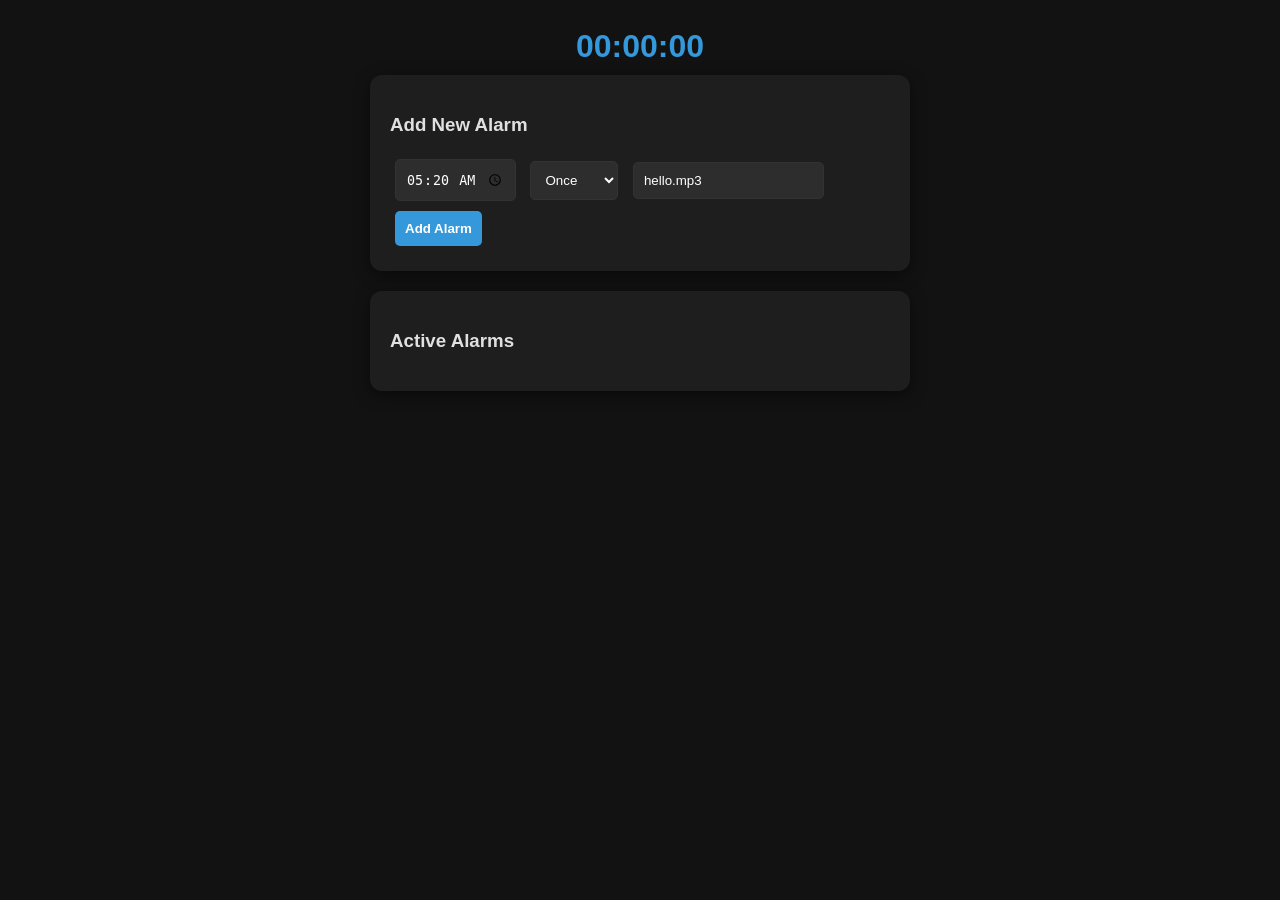
<file: index2.html>
<!DOCTYPE html>
<html lang="en">
<head>
    <meta charset="UTF-8">
    <title>Linux Multi-Alarm System</title>
    <style>
        body { font-family: 'Segoe UI', Tahoma, Geneva, Verdana, sans-serif; background: #121212; color: #e0e0e0; display: flex; flex-direction: column; align-items: center; padding: 20px; }
        .card { background: #1e1e1e; padding: 20px; border-radius: 12px; box-shadow: 0 4px 15px rgba(0,0,0,0.5); width: 100%; max-width: 500px; margin-bottom: 20px; }
        input, select, button { padding: 10px; margin: 5px; border-radius: 5px; border: 1px solid #333; background: #2d2d2d; color: white; }
        button { cursor: pointer; background: #3498db; border: none; font-weight: bold; }
        button:hover { background: #2980b9; }
        .alarm-item { display: flex; justify-content: space-between; align-items: center; padding: 10px; border-bottom: 1px solid #333; }
        .alarm-item.inactive { opacity: 0.5; }
        .delete-btn { background: #e74c3c; padding: 5px 10px; }
        .days-row { font-size: 12px; color: #aaa; }
        #current-time { font-size: 32px; font-weight: bold; color: #3498db; margin-bottom: 10px; }
    </style>
</head>
<body>

    <div id="current-time">00:00:00</div>

    <div class="card">
        <h3>Add New Alarm</h3>
        <input type="time" id="new-time" value="05:20">
        <select id="new-freq">
            <option value="once">Once</option>
            <option value="daily">Daily</option>
            <option value="weekdays">Mon-Fri</option>
        </select>
        <input type="text" id="sound-url" placeholder="Sound URL (Optional)" value="hello.mp3">
        <button onclick="addAlarm()">Add Alarm</button>
    </div>

    <div class="card" id="alarm-list">
        <h3>Active Alarms</h3>
        </div>

    <audio id="master-audio" loop></audio>
    <button id="stop-btn" style="display:none; background:red; width:200px; font-size:20px;" onclick="stopAlarm()">STOP ALARM</button>

    <script>
        let alarms = JSON.parse(localStorage.getItem('linux_alarms')) || [];
        const audio = document.getElementById('master-audio');

        function addAlarm() {
            const time = document.getElementById('new-time').value;
            const freq = document.getElementById('new-freq').value;
            const sound = document.getElementById('sound-url').value;
            
            if(!time) return;

            alarms.push({
                id: Date.now(),
                time: time,
                freq: freq,
                sound: sound,
                active: true,
                lastTriggered: null
            });
            
            saveAndRender();
        }

        function toggleAlarm(id) {
            alarms = alarms.map(a => a.id === id ? {...a, active: !a.active} : a);
            saveAndRender();
        }

        function deleteAlarm(id) {
            alarms = alarms.filter(a => a.id !== id);
            saveAndRender();
        }

        function saveAndRender() {
            localStorage.setItem('linux_alarms', JSON.stringify(alarms));
            const list = document.getElementById('alarm-list');
            list.innerHTML = '<h3>Active Alarms</h3>';
            
            alarms.forEach(alarm => {
                const div = document.createElement('div');
                div.className = `alarm-item ${!alarm.active ? 'inactive' : ''}`;
                div.innerHTML = `
                    <div>
                        <strong>${alarm.time}</strong> (${alarm.freq})
                        <div class="days-row">${alarm.sound.substring(0,30)}...</div>
                    </div>
                    <div>
                        <button onclick="toggleAlarm(${alarm.id})">${alarm.active ? 'Disable' : 'Enable'}</button>
                        <button class="delete-btn" onclick="deleteAlarm(${alarm.id})">X</button>
                    </div>
                `;
                list.appendChild(div);
            });
        }

        function checkAlarms() {
            const now = new Date();
            const currentTime = now.toTimeString().substring(0, 5); // HH:MM
            const day = now.getDay(); // 0=Sun, 1=Mon...
            const todayStr = now.toDateString();

            document.getElementById('current-time').innerText = now.toLocaleTimeString();

            alarms.forEach(alarm => {
                if (!alarm.active || alarm.lastTriggered === todayStr) return;

                if (alarm.time === currentTime) {
                    let shouldTrigger = false;
                    
                    if (alarm.freq === 'once') {
                        shouldTrigger = true;
                        alarm.active = false; // Disable after one use
                    } else if (alarm.freq === 'daily') {
                        shouldTrigger = true;
                    } else if (alarm.freq === 'weekdays' && day >= 1 && day <= 5) {
                        shouldTrigger = true;
                    }

                    if (shouldTrigger) {
                        triggerAlarm(alarm);
                        alarm.lastTriggered = todayStr;
                    }
                }
            });
        }

        function triggerAlarm(alarm) {
            audio.src = alarm.sound;
            audio.play();
            document.getElementById('stop-btn').style.display = 'block';
            document.body.style.background = '#b33939';
        }

        function stopAlarm() {
            audio.pause();
            audio.currentTime = 0;
            document.getElementById('stop-btn').style.display = 'none';
            document.body.style.background = '#121212';
            saveAndRender();
        }

        setInterval(checkAlarms, 1000);
        saveAndRender();
    </script>
</body>
</html>
</file>
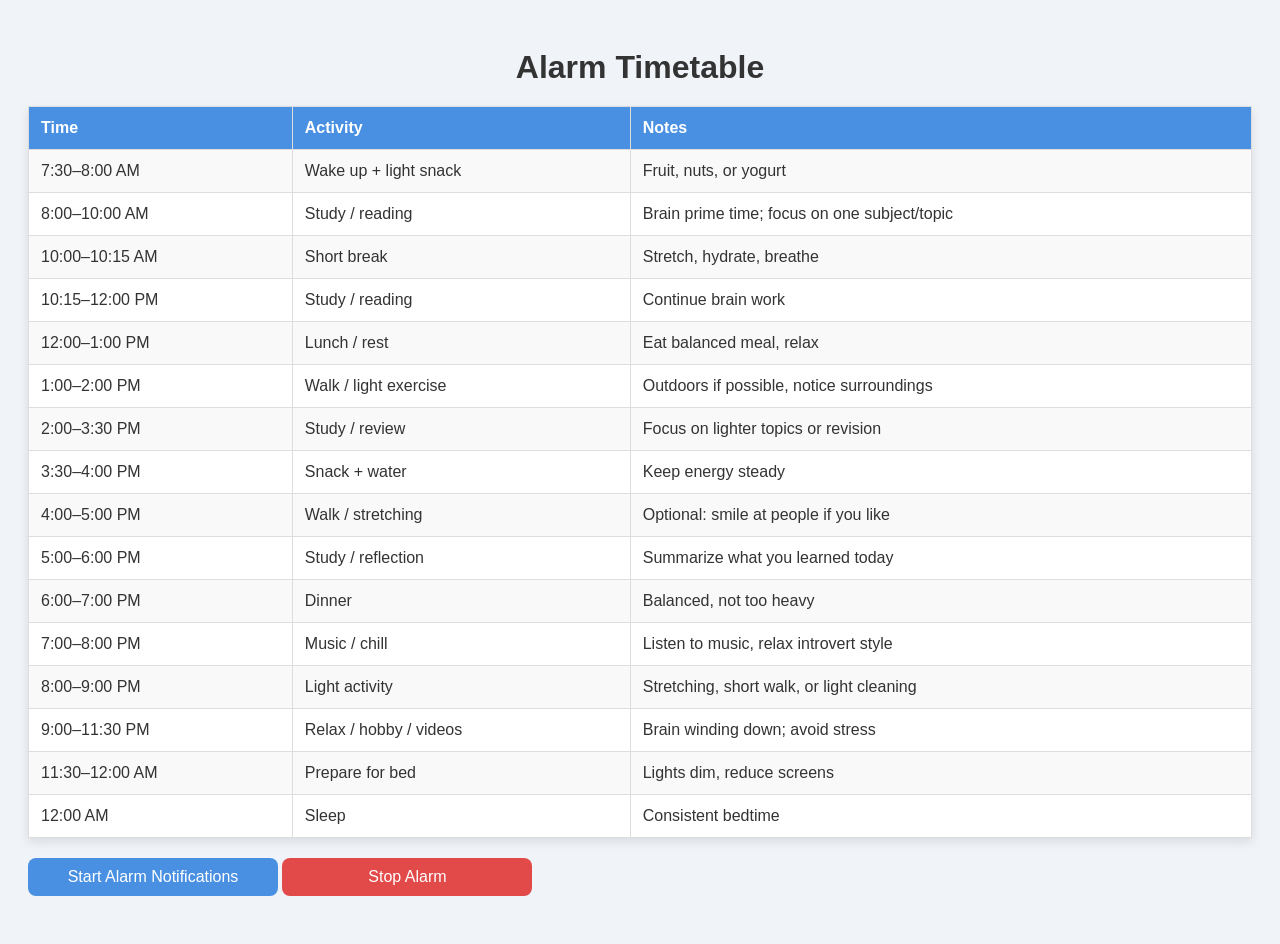
<file: time.html>
<!DOCTYPE html>
<html lang="en">
<head>
<meta charset="UTF-8">
<meta name="viewport" content="width=device-width, initial-scale=1.0">
<title> Timetable</title>
<style>
  body { font-family: Arial, sans-serif; background: #f0f4f8; padding: 20px; color: #333; }
  h1 { text-align: center; margin-bottom: 20px; }
  table { width: 100%; border-collapse: collapse; background: #fff; box-shadow: 0 4px 10px rgba(0,0,0,0.1); }
  th, td { padding: 12px; border: 1px solid #ddd; text-align: left; }
  th { background: #4a90e2; color: #fff; }
  tr:nth-child(even) { background: #f9f9f9; }
  .button { margin: 20px 0; display: inline-block; width: 250px; padding: 10px; background: #4a90e2; color: #fff; border: none; border-radius: 8px; cursor: pointer; font-size: 16px; text-align: center; transition: 0.3s; }
  .button:hover { background: #357ABD; }
  #stopButton { background: #e24a4a; }
</style>
</head>
<body>

<h1>Alarm Timetable</h1>

<table>
  <tr><th>Time</th><th>Activity</th><th>Notes</th></tr>
  <tr><td>7:30–8:00 AM</td><td>Wake up + light snack</td><td>Fruit, nuts, or yogurt</td></tr>
  <tr><td>8:00–10:00 AM</td><td>Study / reading</td><td>Brain prime time; focus on one subject/topic</td></tr>
  <tr><td>10:00–10:15 AM</td><td>Short break</td><td>Stretch, hydrate, breathe</td></tr>
  <tr><td>10:15–12:00 PM</td><td>Study / reading</td><td>Continue brain work</td></tr>
  <tr><td>12:00–1:00 PM</td><td>Lunch / rest</td><td>Eat balanced meal, relax</td></tr>
  <tr><td>1:00–2:00 PM</td><td>Walk / light exercise</td><td>Outdoors if possible, notice surroundings</td></tr>
  <tr><td>2:00–3:30 PM</td><td>Study / review</td><td>Focus on lighter topics or revision</td></tr>
  <tr><td>3:30–4:00 PM</td><td>Snack + water</td><td>Keep energy steady</td></tr>
  <tr><td>4:00–5:00 PM</td><td>Walk / stretching</td><td>Optional: smile at people if you like</td></tr>
  <tr><td>5:00–6:00 PM</td><td>Study / reflection</td><td>Summarize what you learned today</td></tr>
  <tr><td>6:00–7:00 PM</td><td>Dinner</td><td>Balanced, not too heavy</td></tr>
  <tr><td>7:00–8:00 PM</td><td>Music / chill</td><td>Listen to music, relax introvert style</td></tr>
  <tr><td>8:00–9:00 PM</td><td>Light activity</td><td>Stretching, short walk, or light cleaning</td></tr>
  <tr><td>9:00–11:30 PM</td><td>Relax / hobby / videos</td><td>Brain winding down; avoid stress</td></tr>
  <tr><td>11:30–12:00 AM</td><td>Prepare for bed</td><td>Lights dim, reduce screens</td></tr>
  <tr><td>12:00 AM</td><td>Sleep</td><td>Consistent bedtime</td></tr>
</table>

<button class="button" onclick="startAlarms()">Start Alarm Notifications</button>
<button class="button" id="stopButton" onclick="stopAlarm()">Stop Alarm</button>

<audio id="alarmAudio" loop>
  <source src="hello.mp3" type="audio/ogg">
  Your browser does not support the audio element.
</audio>

<script>
const schedule = [
  { time: "7:30", activity: "Wake up + light snack" },
  { time: "8:00", activity: "Study / reading" },
  { time: "10:00", activity: "Short break" },
  { time: "10:15", activity: "Study or reading come back" },
  { time: "12:00", activity: "Lunch and rest what are you going to eat" },
  { time: "13:00", activity: "Walk and light exercise" },
  { time: "14:00", activity: "Study and review" },
  { time: "15:30", activity: "Snack plus water" },
  { time: "16:00", activity: "Walk and stretching" },
  { time: "17:00", activity: "Study and reflection" },
  { time: "18:00", activity: "Dinner, what are you going to eat today?" },
  { time: "19:00", activity: "Music and chill" },
  { time: "20:00", activity: "Light activity" },
  { time: "21:00", activity: "Relax,enjoy hobbies and watch videos" },
  { time: "23:09", activity: "Prepare for bed geoffrey now its late" },
  { time: "0:00", activity: "Sleep geoffrey . good night." }
];

let alarmInterval;
const alarmAudio = document.getElementById('alarmAudio');

function speak(text) {
  const utter = new SpeechSynthesisUtterance(text);
  utter.rate = 1;
  window.speechSynthesis.speak(utter);
}

function startAlarms() {
  speak("Alarms started, Geoffrey. I will notify you when each activity begins.");
  
  alarmInterval = setInterval(() => {
    const now = new Date();
    const hours = now.getHours();
    const minutes = now.getMinutes();

    schedule.forEach(item => {
      const [h, m] = item.time.split(":").map(Number);
      if(h === hours && m === minutes) {
        speak(`Geoffrey, it is time for ${item.activity}`);
        // Only play alarm sound between 7:30 AM and 12:00 PM
        const totalMinutes = hours * 60 + minutes;
        if(totalMinutes >= 450 && totalMinutes <= 720) { // 450=7:30, 720=12:00
          alarmAudio.play();
        }
      }
    });
  }, 10000);
}

function stopAlarm() {
  alarmAudio.pause();
  alarmAudio.currentTime = 0;
}
</script>

</body>
</html>
</file>
